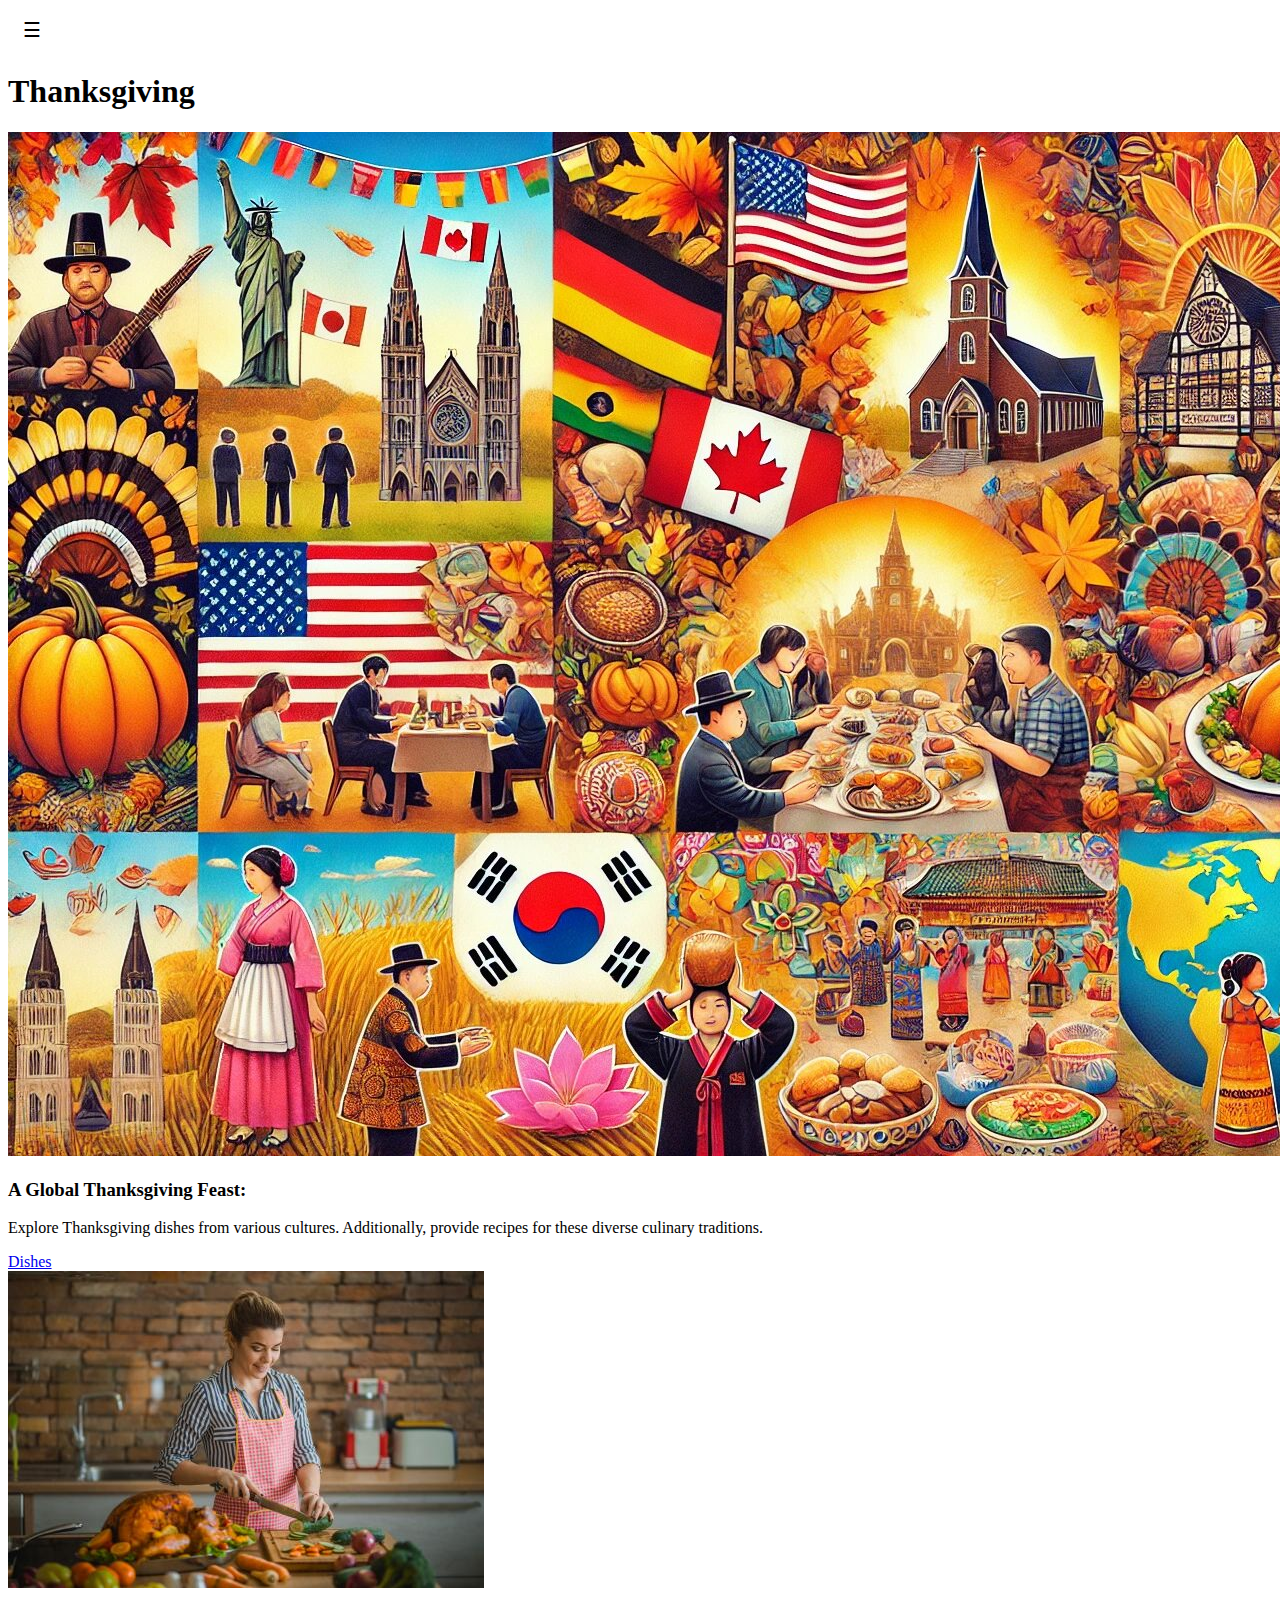
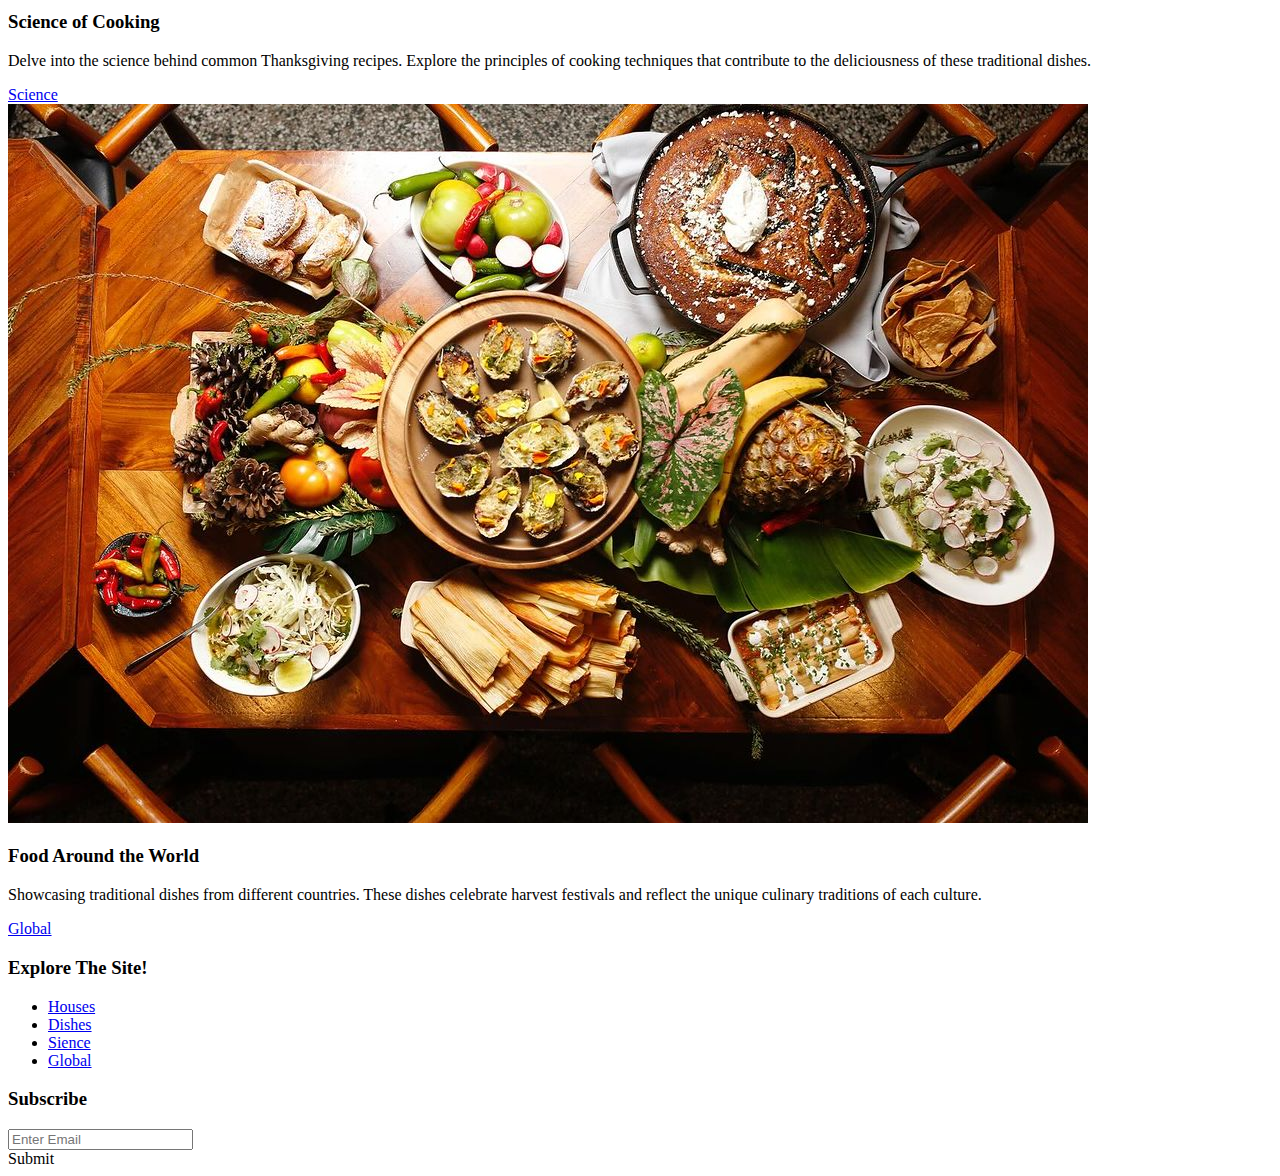
<file: index.html>
<!DOCTYPE html>
<html lang="en">

<head>
    <meta charset="UTF-8">
    <meta name="Thanksgiving Project" content="width=device-width, initial-scale=1.0">
    <link rel="stylesheet" href="index.css">
    <title>Thanksgiving Project | Home</title>
</head>

<body>
    <div class="cover1">
        <header>
            <nav>
                <div id="mySidebar" class="sidebar">
                    <a href="javascript:void(0)" class="closebtn" onclick="closeNav()">×</a>
                    <a class="list" href="#">Home</a>
                    <a class="list" href="dishes.html">Dishes</a>
                    <a class="list" href="science.html">Sience</a>
                    <a class="list" href="global.html">Global</a>
                </div>

                <div id="main">
                    <button class="openbtn" onclick="openNav()">☰</button>
                </div>

                <h1 class="headertext">Thanksgiving</h1>
                <script>
                    function openNav() {
                        document.getElementById("mySidebar").style.width = "400px";
                        document.getElementById("main").style.marginLeft = "400px";
                        document.getElementById("overlay").classList.add("active");
                    }

                    function closeNav() {
                        document.getElementById("mySidebar").style.width = "0";
                        document.getElementById("main").style.marginLeft = "0";
                        document.getElementById("overlay").classList.remove("active");
                    }
                </script>
            </nav>
        </header>
    </div>

    <main>
        <section class="row thirds cards">
            <article>
                <img src="img/different thanksgiving celebrations.jpg" alt="first Thanksgiving">
                <h3>A Global Thanksgiving Feast:</h3>
                <p class="bp">Explore Thanksgiving dishes from various cultures. Additionally, provide recipes for these
                    diverse culinary traditions.</p>
                <a href="dishes.html" class="button" type="button">Dishes</a>
            </article>
            <article>
                <img src="img/img2cooking.jpeg" alt="Women Cooking ThanksGiving"><br>
                <h3>Science of Cooking</h3>
                <p class="bp">Delve into the science behind common Thanksgiving recipes. Explore the principles of
                    cooking techniques that contribute to the deliciousness of these traditional dishes.</p>
                <a href="science.html" class="button">Science </a>
            </article>
            <article>
                <img src="img/thanksgiving-meal.jpg" alt="ThanksGiving meal"><br>
                <h3>Food Around the World</h3>
                <p class="bp">Showcasing traditional dishes from different countries. These dishes celebrate harvest
                    festivals and reflect the unique culinary traditions of each culture.</p>
                <a href="global.html" class="button">Global</a>
            </article>
        </section>
    </main>

    <footer>
        <section>
            <h3>Explore The Site!</h3>
            <ul id="site">
                <li><a class="active" href="#"> Houses</a></li>
                <li> <a class="active" href="dishes.html">Dishes</a></li>
                <li><a class="active" href="science.html">Sience</a></li>
                <li> <a class="active" href="global.html">Global</a></li>
            </ul>
        </section>
        <article>
            <h3>Subscribe</h3>
            <div class="bluebutton">
                <input type="text" placeholder="Enter Email">
                <div class="bluebox">
                    <aside>Submit</aside>
                </div>
            </div>
        </article>
    </footer>
</body>

</html>
</file>
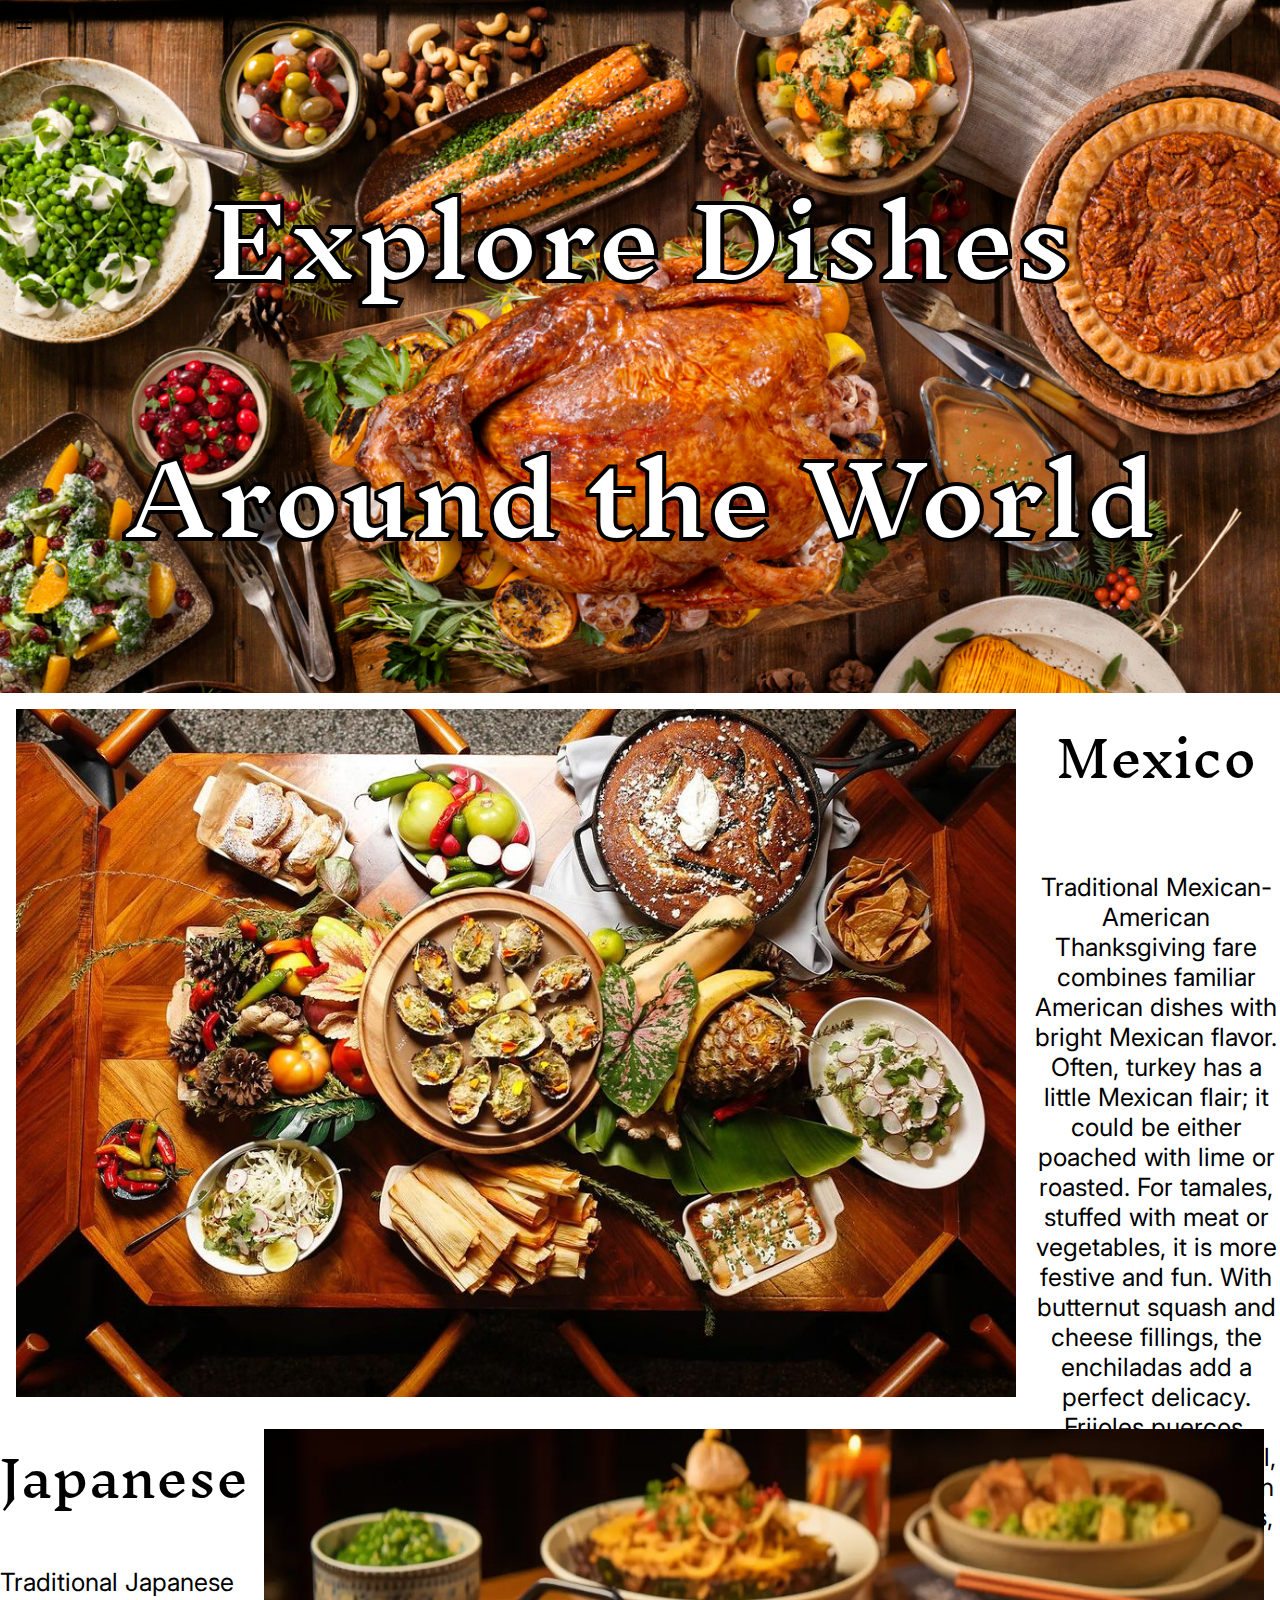
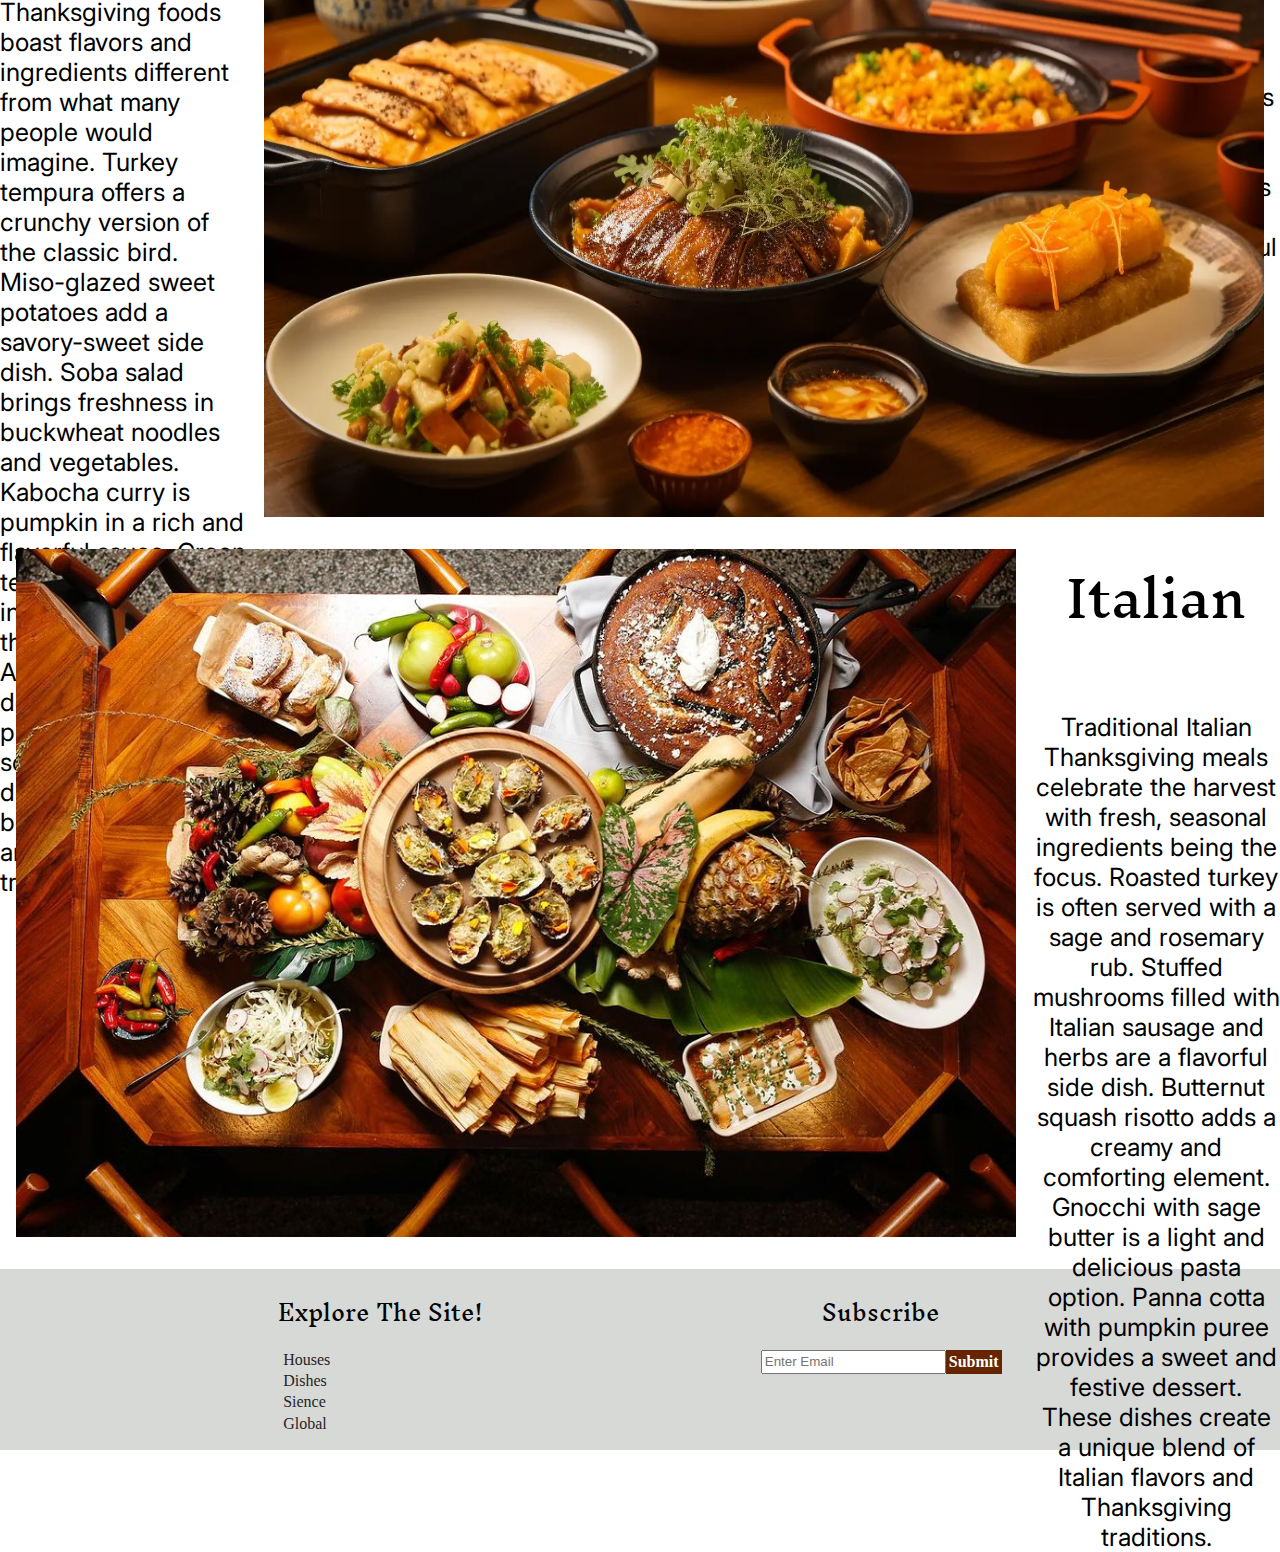
<file: dishes.html>
<!DOCTYPE html>
<html lang="en">

<head>
    <meta charset="UTF-8">
    <meta name="viewport" content="width=device-width, initial-scale=1.0">
    <title>Thanksgiving Project | Dishes</title>
    <link rel="stylesheet" href="dishes.css">
</head>

<body>
    <div class="cover1">
        <header>
            <nav>
                <div id="mySidebar" class="sidebar">
                    <a href="javascript:void(0)" class="closebtn" onclick="closeNav()">×</a>
                    <a class="list" href="index.html">Home</a>
                    <a class="list" href="dishes.html">Dishes</a>
                    <a class="list" href="science.html">Sience</a>
                    <a class="list" href="global.html">Global</a>
                </div>

                <div id="main">
                    <button class="openbtn" onclick="openNav()">☰</button>
                </div>

                <h1 class="headertext">Explore Dishes<br>Around the World</h1>
                <script>
                    function openNav() {
                        document.getElementById("mySidebar").style.width = "400px";
                        document.getElementById("main").style.marginLeft = "400px";
                        document.getElementById("overlay").classList.add("active");
                    }

                    function closeNav() {
                        document.getElementById("mySidebar").style.width = "0";
                        document.getElementById("main").style.marginLeft = "0";
                        document.getElementById("overlay").classList.remove("active");
                    }
                </script>
            </nav>
        </header>
    </div>
<main>
    <section class="section-Mexico">
        <img src="img/thanksgiving-meal.jpg" alt="Mexican ThanksGiving">
        <div class="mexico-text">
            <h3 class="h3-Mexico">Mexico</h3>
            <p class="p-Mexico">Traditional Mexican-American Thanksgiving fare combines familiar American dishes with
                bright
                Mexican flavor. Often, turkey has a little Mexican flair; it could be either poached with lime or
                roasted.
                For tamales, stuffed with meat or vegetables, it is more festive and fun. With butternut squash and
                cheese
                fillings, the enchiladas add a perfect delicacy. Frijoles puercos, being robust and full, is generally
                the
                bean choice. For desserts, Tres leches is probably the main course for added sweetness in the dinner.
                Serrano cranberry salsa adds a little kick to the usual cranberry sauce. These dishes put together a
                very
                different and flavorful Thanksgiving celebration.</p>
        </div>
    </section>
    <section class="section-Japanese">
        <div class="japanease-text">
            <h3 class="h3-Japanese">Japanese</h3>
            <p class="p-Japanese">Traditional Japanese Thanksgiving foods boast flavors and ingredients different from
                what
                many people would imagine. Turkey tempura offers a crunchy version of the classic bird. Miso-glazed
                sweet
                potatoes add a savory-sweet side dish. Soba salad brings freshness in buckwheat noodles and vegetables.
                Kabocha curry is pumpkin in a rich and flavorful sauce. Green tea stuffing adds an interesting twist to
                this
                classic stuffing. And finally, for dessert, the pumpkin pudding is scrumptious. These dishes create a
                fusion
                between Japanese and Thanksgiving traditions.</p>
        </div>
        <img src="img/japanease-thanksgiving.jpg" alt="Japanese ThanksGiving">
    </section>
    <section class="section-Italian">
        <img src="img/thanksgiving-meal.jpg" alt="Italian ThanksGiving">
        <div class="italian-text">
            <h3 class="h3-Italian">Italian</h3>
            <p class="p-Italian">Traditional Italian Thanksgiving meals celebrate the harvest with fresh, seasonal
                ingredients being the focus. Roasted turkey is often served with a sage and rosemary rub. Stuffed
                mushrooms
                filled with Italian sausage and herbs are a flavorful side dish. Butternut squash risotto adds a creamy
                and
                comforting element. Gnocchi with sage butter is a light and delicious pasta option. Panna cotta with
                pumpkin
                puree provides a sweet and festive dessert. These dishes create a unique blend of Italian flavors and
                Thanksgiving traditions.</p>
        </div>
    </section>
</main>
<footer>
    <section class="footers">
        <h3>Explore The Site!</h3>
        <ul id="site">
            <li><a class="active" href="#"> Houses</a></li>
            <li> <a class="active" href="dishes.html">Dishes</a></li>
            <li><a class="active" href="science.html">Sience</a></li>
            <li> <a class="active" href="global.html">Global</a></li>
        </ul>
    </section>
    <article class="footers">
        <h3>Subscribe</h3>
        <div class="bluebutton">
            <input type="text" placeholder="Enter Email">
            <div class="bluebox">
                <aside>Submit</aside>
            </div>
        </div>
    </article>
</footer>
</body>

</html>
</file>
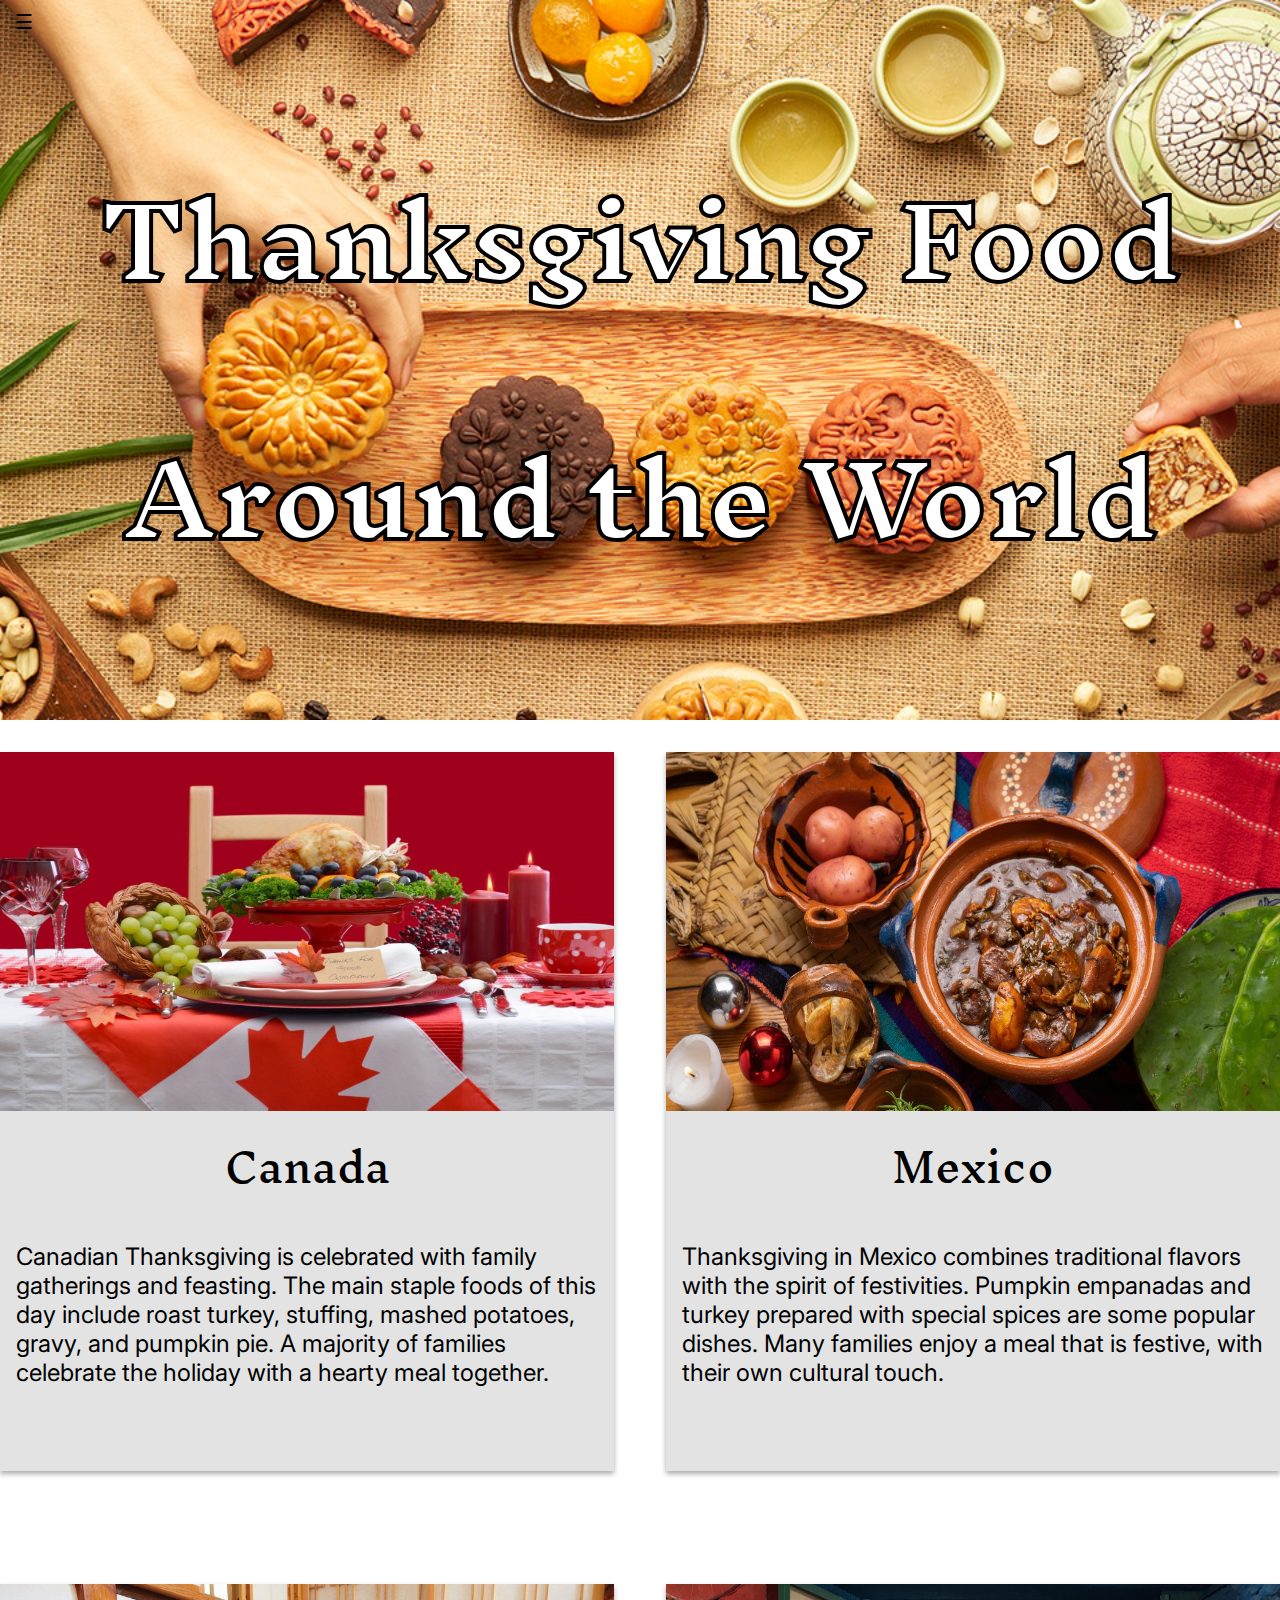
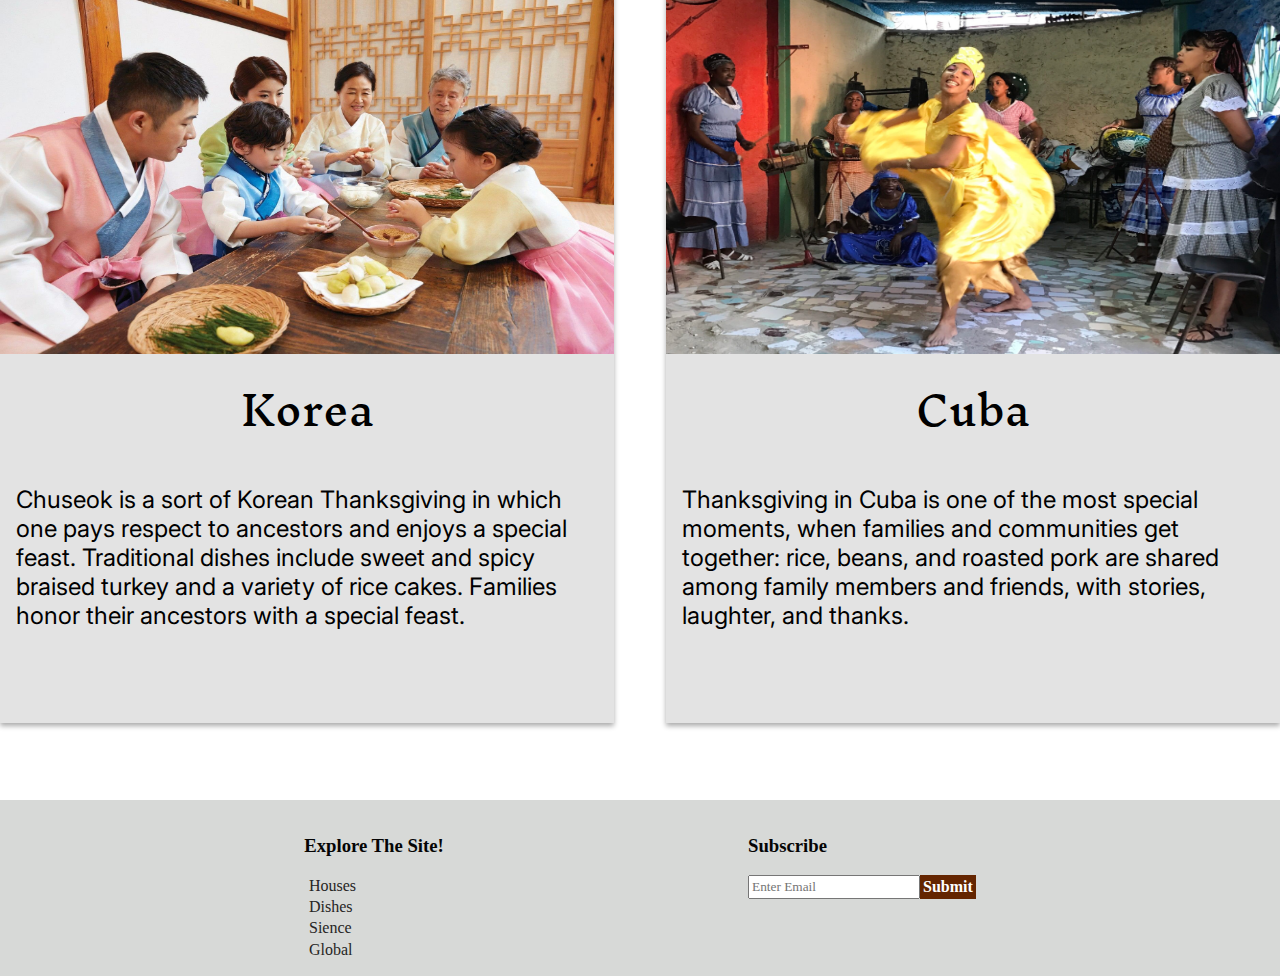
<file: global.html>
<!DOCTYPE html>
<html lang="en">

<head>
    <meta charset="UTF-8">
    <meta name="Thanksgiving Project" content="width=device-width, initial-scale=1.0">
    <link rel="stylesheet" href="global.css">
    <title>Thanksgiving Project | Global</title>
</head>

<body>
    <div class="cover1">
        <header>
            <nav>
                <div id="mySidebar" class="sidebar">
                    <a href="javascript:void(0)" class="closebtn" onclick="closeNav()">×</a>
                    <a class="list" href="index.html">Home</a>
                    <a class="list" href="dishes.html">Dishes</a>
                    <a class="list" href="science.html">Sience</a>
                    <a class="list" href="global.html">Global</a>
                </div>

                <div id="main">
                    <button class="openbtn" onclick="openNav()">☰</button>
                </div>

                <h1 class="headertext">Thanksgiving Food<br>Around the World</h1>
                <script>
                    function openNav() {
                        document.getElementById("mySidebar").style.width = "400px";
                        document.getElementById("main").style.marginLeft = "400px";
                        document.getElementById("overlay").classList.add("active");
                    }

                    function closeNav() {
                        document.getElementById("mySidebar").style.width = "0";
                        document.getElementById("main").style.marginLeft = "0";
                        document.getElementById("overlay").classList.remove("active");
                    }
                </script>
            </nav>
        </header>
    </div>
    <main>
        <section class="row thirds cards">
            <article>
                <img src="img/Thanksgiving-Canada.jpg" alt="Canada">
                <h3 class="rh3">Canada</h3>
                <p class="bp">Canadian Thanksgiving is celebrated with family gatherings and feasting. The main
                    staple foods of this day include roast turkey, stuffing, mashed potatoes, gravy, and pumpkin
                    pie. A majority of families celebrate the holiday with a hearty meal together.</p>

            </article>
            <article>
                <img src="img/Thanksgiving-Mexicojpg.jpg" alt="Mexico"><br>
                <h3 class="rh3">Mexico</h3>
                <p class="bp">Thanksgiving in Mexico combines traditional flavors with the spirit of festivities.
                    Pumpkin empanadas and turkey prepared with special spices are some popular dishes. Many families
                    enjoy a meal that is festive, with their own cultural touch.</p>
            </article>
        </section>
    </main>
    <main>
        <section class="row thirds cards">
            <article>
                <img src="img/Thanksgiving-Koreajpg.jpg" alt="Korea">
                <h3 class="rh3">Korea</h3>
                <p class="bp">Chuseok is a sort of Korean Thanksgiving in which one pays respect to ancestors and enjoys
                    a special feast. Traditional dishes include sweet and spicy braised turkey and a variety of rice
                    cakes. Families honor their ancestors with a special feast.</p>

            </article>
            <article>
                <img src="img/Thanksgiving-Cuba.jpg" alt="Cuba"><br>
                <h3 class="rh3">Cuba</h3>
                <p class="bp">Thanksgiving in Cuba is one of the most special moments, when families and communities get
                    together: rice, beans, and roasted pork are shared among family members and friends, with stories,
                    laughter, and thanks.</p>
            </article>
        </section>
    </main>

    <footer>
        <section class="footers">
            <h3>Explore The Site!</h3>
            <ul id="site">
                <li><a class="active" href="#"> Houses</a></li>
                <li> <a class="active" href="dishes.html">Dishes</a></li>
                <li><a class="active" href="science.html">Sience</a></li>
                <li> <a class="active" href="global.html">Global</a></li>
            </ul>
        </section>
        <article class="footers">
            <h3>Subscribe</h3>
            <div class="bluebutton">
                <input type="text" placeholder="Enter Email">
                <div class="bluebox">
                    <aside>Submit</aside>
                </div>
            </div>
        </article>
    </footer>
</body>

</html>
</file>
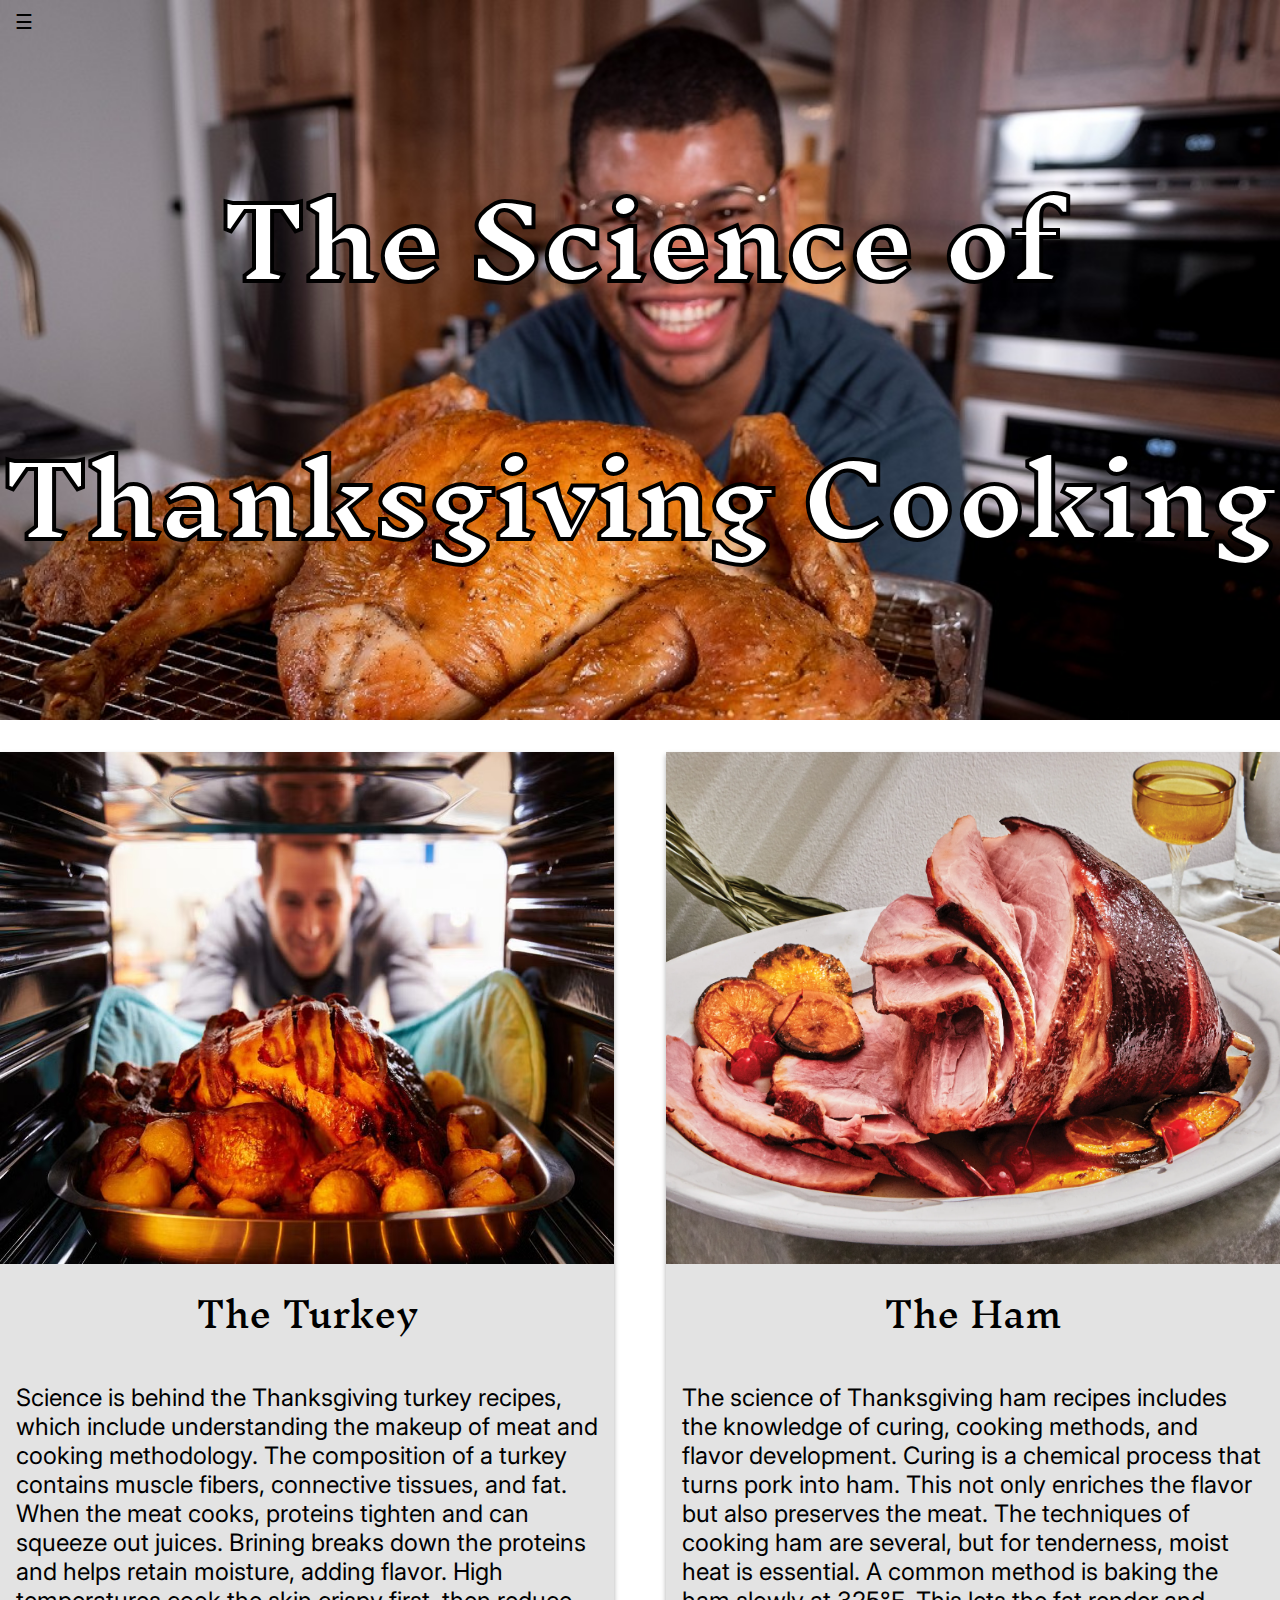
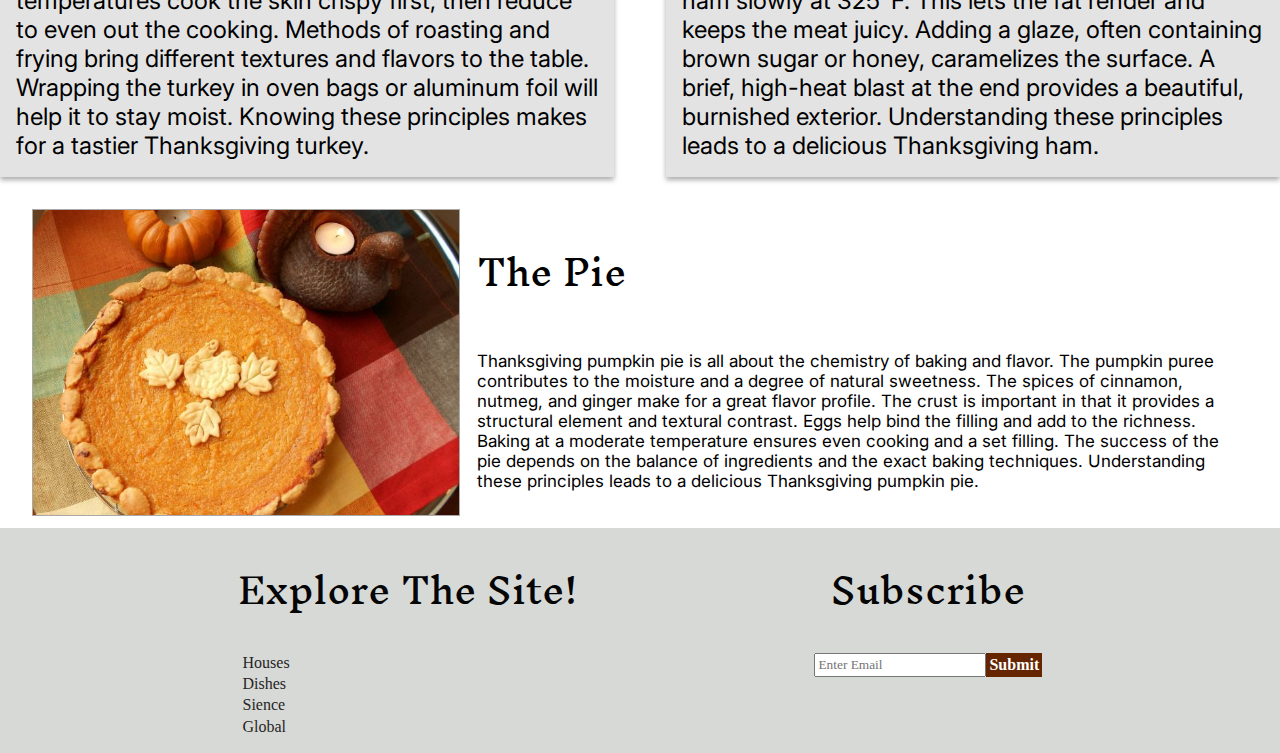
<file: science.html>
<!DOCTYPE html>
<html lang="en">

<head>
    <meta charset="UTF-8">
    <meta name="viewport" content="width=device-width, initial-scale=1.0">
    <title>Thanksgiving Project | Science</title>
    <link rel="stylesheet" href="science.css">
</head>

<body>
    <div class="cover1">
        <header>
            <nav>
                <div id="mySidebar" class="sidebar">
                    <a href="javascript:void(0)" class="closebtn" onclick="closeNav()">×</a>
                    <a class="list" href="index.html">Home</a>
                    <a class="list" href="dishes.html">Dishes</a>
                    <a class="list" href="science.html">Sience</a>
                    <a class="list" href="global.html">Global</a>
                </div>

                <div id="main">
                    <button class="openbtn" onclick="openNav()">☰</button>
                </div>

                <h1 class="headertext">The Science of<br>Thanksgiving Cooking</h1>
                <script>
                    function openNav() {
                        document.getElementById("mySidebar").style.width = "400px";
                        document.getElementById("main").style.marginLeft = "400px";
                        document.getElementById("overlay").classList.add("active");
                    }

                    function closeNav() {
                        document.getElementById("mySidebar").style.width = "0";
                        document.getElementById("main").style.marginLeft = "0";
                        document.getElementById("overlay").classList.remove("active");
                    }
                </script>
            </nav>
        </header>
    </div>
    <main>
        <section class="row thirds cards">
            <article>
                <img src="img/turkeyoven.jpg" alt="The Turkey">
                <h3>The Turkey</h3>
                <p class="bp">Science is behind the Thanksgiving turkey recipes, which include understanding the makeup
                    of meat and cooking methodology. The composition of a turkey contains muscle fibers, connective
                    tissues, and fat. When the meat cooks, proteins tighten and can squeeze out juices. Brining breaks
                    down the proteins and helps retain moisture, adding flavor. High temperatures cook the skin crispy
                    first, then reduce to even out the cooking. Methods of roasting and frying bring different textures
                    and flavors to the table. Wrapping the turkey in oven bags or aluminum foil will help it to stay
                    moist. Knowing these principles makes for a tastier Thanksgiving turkey.</p>

            </article>
            <article>
                <img src="img/thanksgiving-ham.jpg" alt="The Ham"><br>
                <h3>The Ham</h3>
                <p class="bp">The science of Thanksgiving ham recipes includes the knowledge of curing, cooking methods,
                    and flavor development. Curing is a chemical process that turns pork into ham. This not only
                    enriches the flavor but also preserves the meat. The techniques of cooking ham are several, but for
                    tenderness, moist heat is essential. A common method is baking the ham slowly at 325°F. This lets
                    the fat render and keeps the meat juicy. Adding a glaze, often containing brown sugar or honey,
                    caramelizes the surface. A brief, high-heat blast at the end provides a beautiful, burnished
                    exterior. Understanding these principles leads to a delicious Thanksgiving ham.</p>
            </article>
            <div class="pi">
                <img src="img/thanksgivingpie.jpg" alt="Thanksgiving Pie" class="pieimg">
                <div class="pitext">
                    <h3>The Pie</h3>
                    <p>Thanksgiving pumpkin pie is all about the chemistry of baking and flavor. The pumpkin puree
                        contributes to the moisture and a degree of natural sweetness. The spices of cinnamon, nutmeg,
                        and
                        ginger make for a great flavor profile. The crust is important in that it provides a structural
                        element and textural contrast. Eggs help bind the filling and add to the richness. Baking at a
                        moderate temperature ensures even cooking and a set filling. The success of the pie depends on
                        the
                        balance of ingredients and the exact baking techniques. Understanding these principles leads to
                        a
                        delicious Thanksgiving pumpkin pie.</p>
                </div>
            </div>
        </section>
    </main>

    <footer>
        <section>
            <h3>Explore The Site!</h3>
            <ul id="site">
                <li><a class="active" href="#"> Houses</a></li>
                <li> <a class="active" href="dishes.html">Dishes</a></li>
                <li><a class="active" href="science.html">Sience</a></li>
                <li> <a class="active" href="global.html">Global</a></li>
            </ul>
        </section>
        <article>
            <h3>Subscribe</h3>
            <div class="bluebutton">
                <input type="text" placeholder="Enter Email">
                <div class="bluebox">
                    <aside>Submit</aside>
                </div>
            </div>
        </article>
    </footer>
</body>

</html>
</file>
<file: index.css>
@import url('https://fonts.googleapis.com/css2?family=Inter:ital,opsz,wght@0,14..32,100..900;1,14..32,100..900&display=swap');
/* font-family: "Inter", sans-serif;
  font-optical-sizing: auto;
  font-weight: <weight>;
  font-style: normal; */

.sidebar {
    height: 100%;
    width: 0;
    position: fixed;
    z-index: 1;
    top: 0;
    left: 0;
    background: rgba(0, 0, 0, 0.50);
    overflow-x: hidden;
    transition: 0.5s;
    padding-top: 60px;
    font-family: "Inter", sans-serif;
    font-optical-sizing: auto;
    font-style: normal;
    text-align: c;

}

.sidebar a {
    padding: 40px 8px 8px 32px;
    text-decoration: none;
    font-size: 25px;
    color: #ffffff;
    display: block;
    transition: 0.3s;
}

.sidebar .list:hover {
    color: #642500;
}

.closebtn:hover {
    color: #642500;
}

.sidebar .closebtn {
    position: absolute;
    top: 0;
    right: 25px;
    font-size: 36px;
    margin-left: 50px;
}

.openbtn {
    font-size: 20px;
    cursor: pointer;
    background-color: transparent;
    color: rgb(0, 0, 0);
    padding: 10px 15px;
    border: none;

}

.sidenav a {
    font-size: 18px;
}
</file>
<file: dishes.css>
@import url('https://fonts.googleapis.com/css2?family=Inter:ital,opsz,wght@0,14..32,100..900;1,14..32,100..900&display=swap');
@import url('https://fonts.googleapis.com/css2?family=Inknut+Antiqua:wght@300;400;500;600;700;800;900&display=swap');

/* font-family: "Inter", sans-serif;
  font-optical-sizing: auto;
  font-weight: <weight>;
  font-style: normal; */
/* font-family: "Inknut Antiqua", serif;
  font-weight: 400;
  font-style: normal; */
body {
    margin: 0px;
}

.sidebar {
    height: 100%;
    width: 0;
    position: fixed;
    z-index: 1;
    top: 0;
    left: 0;
    background: rgba(0, 0, 0, 0.50);
    overflow-x: hidden;
    transition: 0.5s;
    padding-top: 60px;
    font-family: "Inter", sans-serif;
    font-optical-sizing: auto;
    font-style: normal;
    text-align: center;

}

.sidebar a {
    padding: 40px 8px 8px 32px;
    text-decoration: none;
    font-size: 25px;
    color: #ffffff;
    display: block;
    transition: 0.3s;
}

.sidebar .list:hover {
    color: #642500;
}

.closebtn:hover {
    color: #642500;
}

.sidebar .closebtn {
    position: absolute;
    top: 0;
    right: 25px;
    font-size: 36px;
    margin-left: 50px;
}

.openbtn {
    font-size: 20px;
    cursor: pointer;
    background-color: transparent;
    color: rgb(0, 0, 0);
    padding: 10px 15px;
    border: none;

}

.sidenav a {
    font-size: 18px;
}

/* Thanksgiving */

.headertext {
    color: #ffffff;
    -webkit-text-stroke: 4px black;
    font-family: "Inknut Antiqua", serif;
    font-weight: bolder;
    font-style: normal;
    font-size: 100px;
    text-align: center;
}

.cover1 {
    background-image: url(img/DishesHomeScreen.jpeg);
    background-repeat: no-repeat;
    background-attachment: fixed;
    background-position: center;
    background-size: cover;
    object-fit: contain;
    height: 77vh;
    width: 100%;
    stroke: 2;
}

/* 3 column */
.section-Italian, .section-Mexico, .section-Japanese {
    display: flex;
    height: 45em;
}

.mexico-text, .japanese-text, .italian-text {
    display: flex;
    flex-direction: column;
    text-align: center;
}

.h3-Italian,.h3-Japanese,.h3-Mexico {
    font-family: "Inknut Antiqua", serif;
    font-weight: 400;
    font-style: normal;
    font-size: 50px;
}

p {
    font-family: "Inter", sans-serif;
    font-optical-sizing: auto;
    font-style: normal;
    font-size: 25px;
}

img{
    padding: 1em;
    width: 1000px;
}

/* Footer */
footer {
    background-color: #D7D9D7;
    padding: 1em;
    color: #050505;
    text-decoration: none;
    margin-top: 1em;
    padding: 1rem 0;
    display: flex;
    justify-content: space-evenly;

}

footer>section {
    justify-content: space-evenly;
    align-items: center;
}

footer>h3 {
    align-self: flex-start;
}

#sites {
    display: flex;
    flex-direction: column;

    list-style: none;
    margin: 0;
    padding: 0;

}

#sites a {
    text-decoration: none;
    color: #262524;
    display: block;
    padding: 0.1rem;
    margin: 0 0.2em;
    border-radius: 0.3em;
}

#sites :hover {
    color: #642500;;
    transition: all ease 100ms;
}

#site {
    display: flex;
    flex-direction: column;
    list-style: none;
    margin: 0;
    padding: 0;
}

#site a {
    text-decoration: none;
    color: #262524;
    display: block;
    padding: 0.1rem;
    margin: 0 0.2em;
    border-radius: 0.3em;
}

#site :hover {
    color: #642500;;
    transition: all ease 100ms;
}

#logo {
    width: 13em;
}
.bluebox {
    border: solid #642500;
    background-color: #642500;
    width: fit-content;
    height: fit-content;

}

.bluebutton {
    display: flex;
    flex-direction: row;
    color: white;
    font-weight: bold;
}

h3 {
    font-size: 21px;
    margin-top: 0;
    margin-bottom: 0.5em;
    font-family: "Inknut Antiqua", serif;
    font-weight: 400;
    font-style: normal;
    text-align: center;
}

footer {
    background-color: #D7D9D7;
    padding: 1em;
    color: #050505;
    text-decoration: none;
    margin-top: 1em;
    padding: 1rem 0;
    display: flex;
    justify-content: space-evenly;
}

.footers {
    display: block;
    unicode-bidi: isolate;
}
</file>
<file: global.css>
@import url('https://fonts.googleapis.com/css2?family=Inter:ital,opsz,wght@0,14..32,100..900;1,14..32,100..900&display=swap');
@import url('https://fonts.googleapis.com/css2?family=Inknut+Antiqua:wght@300;400;500;600;700;800;900&display=swap');

/* font-family: "Inter", sans-serif;
  font-optical-sizing: auto;
  font-weight: <weight>;
  font-style: normal; */
/* font-family: "Inknut Antiqua", serif;
  font-weight: 400;
  font-style: normal; */
body {
    margin: 0px;
}

.sidebar {
    height: 100%;
    width: 0;
    position: fixed;
    z-index: 1;
    top: 0;
    left: 0;
    background: rgba(0, 0, 0, 0.50);
    overflow-x: hidden;
    transition: 0.5s;
    padding-top: 60px;
    font-family: "Inter", sans-serif;
    font-optical-sizing: auto;
    font-style: normal;
    text-align: center;

}

.sidebar a {
    padding: 40px 8px 8px 32px;
    text-decoration: none;
    font-size: 25px;
    color: #ffffff;
    display: block;
    transition: 0.3s;
}

.sidebar .list:hover {
    color: #642500;
}

.closebtn:hover {
    color: #642500;
}

.sidebar .closebtn {
    position: absolute;
    top: 0;
    right: 25px;
    font-size: 36px;
    margin-left: 50px;
}

.openbtn {
    font-size: 20px;
    cursor: pointer;
    background-color: transparent;
    color: rgb(0, 0, 0);
    padding: 10px 15px;
    border: none;

}

.sidenav a {
    font-size: 18px;
}

/* Thanksgiving */

.headertext {
    color: #ffffff;
    -webkit-text-stroke: 4px black;
    font-family: "Inknut Antiqua", serif;
    font-weight: bolder;
    font-style: normal;
    font-size: 100px;
    text-align: center;
}

.cover1 {
    background-image: url(img/globalthanksgiving.jpg);
    background-repeat: no-repeat;
    background-attachment: fixed;
    background-position: center;
    background-size: cover;
    object-fit: contain;
    height: 80vh;
    width: 100%;
    stroke: 2;
}
/* Two Cards */
.bottom-content>section {
    width: 30%;
    margin: 1em;
}

.short-abtus {
    display: flex;
    justify-content: center;

}

main {
    display: block;
    unicode-bidi: isolate;
    height: 50em;
}

.row {
    max-width: 1280px;
    margin: 0 auto;
    display: flex;
    flex-direction: row;
    flex-wrap: wrap;
    justify-content: space-between;
    margin-top: 2em;
    height: 1em;
}

.cards article img,
.card img {
    border: none;
}

img {
    width: 100%;
    height: 50%;
    border: solid 1px darkgrey;
}

.rh3 {
    font-size: 40px;
    margin-top: 0;
    margin-bottom: 0.5em;
    font-family: "Inknut Antiqua", serif;
    font-weight: 400;
    font-style: normal;
    text-align: center;
}

.cards article h2,
.cards article h3,
.cards article p,
.card h2,
.card h3,
.card p {
    padding: 0 1rem;
}

p {
    display: block;
    margin-block-start: 1em;
    margin-block-end: 1em;
    margin-inline-start: 0px;
    margin-inline-end: 0px;
    unicode-bidi: isolate;
    font-family: "Inter", sans-serif;
    font-optical-sizing: auto;
    font-style: normal;

}

.bp {
    font-size: x-large;
}

.cards article,
.card {
    box-shadow: 0 3px 5px rgba(0, 0, 0, 0.33);
    border: solid 0px darkgrey;
    background-color: rgb(227, 227, 227);

}

.thirds article {
    width: 48%;
}

article {
    display: block;
    unicode-bidi: isolate;
}

section {
    display: block;
    unicode-bidi: isolate;
}

* {
    box-sizing: border-box;
    font-family: 'Times New Roman', Times, serif;
}

.button {
    background-color: #686B73;
    font-family: 'Open Sans', sans-serif;
    font-size: 1.5rem;
    color: #D7D9D7;
    padding: 0.5em 1em;
    display: inline-block;
    text-decoration: none;
    box-shadow: 0 3px 5px rgba(0, 0, 0, 0.33);
    transition: color ease 200ms, background ease 200ms;
    font-family: "Inknut Antiqua", serif;
    font-weight: 400;
    font-style: normal;
    text-align: center;
}

.button:hover {
    color: white;
    background: #642500;;
}

.cards article a,
.card a {
    margin-right: 1rem;
    margin-bottom: 1rem;
    float: right;
}

/* Footer */
footer {
    background-color: #D7D9D7;
    padding: 1em;
    color: #050505;
    text-decoration: none;
    margin-top: 1em;
    padding: 1rem 0;
    display: flex;
    justify-content: space-evenly;

}

footer>section {
    justify-content: space-evenly;
    align-items: center;
}

footer>h3 {
    align-self: flex-start;
}

#sites {
    display: flex;
    flex-direction: column;

    list-style: none;
    margin: 0;
    padding: 0;

}

#sites a {
    text-decoration: none;
    color: #262524;
    display: block;
    padding: 0.1rem;
    margin: 0 0.2em;
    border-radius: 0.3em;
}

#sites :hover {
    color: #642500;;
    transition: all ease 100ms;
}

#site {
    display: flex;
    flex-direction: column;
    list-style: none;
    margin: 0;
    padding: 0;
}

#site a {
    text-decoration: none;
    color: #262524;
    display: block;
    padding: 0.1rem;
    margin: 0 0.2em;
    border-radius: 0.3em;
}

#site :hover {
    color: #642500;;
    transition: all ease 100ms;
}

#logo {
    width: 13em;
}
.bluebox {
    border: solid #642500;
    background-color: #642500;
    width: fit-content;
    height: fit-content;

}

.bluebutton {
    display: flex;
    flex-direction: row;
    color: white;
    font-weight: bold;
}
</file>
<file: science.css>
@import url('https://fonts.googleapis.com/css2?family=Inter:ital,opsz,wght@0,14..32,100..900;1,14..32,100..900&display=swap');
@import url('https://fonts.googleapis.com/css2?family=Inknut+Antiqua:wght@300;400;500;600;700;800;900&display=swap');

/* font-family: "Inter", sans-serif;
  font-optical-sizing: auto;
  font-weight: <weight>;
  font-style: normal; */
/* font-family: "Inknut Antiqua", serif;
  font-weight: 400;
  font-style: normal; */
body {
    margin: 0px;
}

.sidebar {
    height: 100%;
    width: 0;
    position: fixed;
    z-index: 1;
    top: 0;
    left: 0;
    background: rgba(0, 0, 0, 0.50);
    overflow-x: hidden;
    transition: 0.5s;
    padding-top: 60px;
    font-family: "Inter", sans-serif;
    font-optical-sizing: auto;
    font-style: normal;
    text-align: center;

}

.sidebar a {
    padding: 40px 8px 8px 32px;
    text-decoration: none;
    font-size: 25px;
    color: #ffffff;
    display: block;
    transition: 0.3s;
}

.sidebar .list:hover {
    color: #642500;
}

.closebtn:hover {
    color: #642500;
}

.sidebar .closebtn {
    position: absolute;
    top: 0;
    right: 25px;
    font-size: 36px;
    margin-left: 50px;
}

.openbtn {
    font-size: 20px;
    cursor: pointer;
    background-color: transparent;
    color: rgb(0, 0, 0);
    padding: 10px 15px;
    border: none;

}

.sidenav a {
    font-size: 18px;
}

/* Thanksgiving */

.headertext {
    color: #ffffff;
    -webkit-text-stroke: 4px black;
    font-family: "Inknut Antiqua", serif;
    font-weight: bolder;
    font-style: normal;
    font-size: 100px;
    text-align: center;
}

.cover1 {
    background-image: url(img/sciencehero.jpg);
    background-repeat: no-repeat;
    background-attachment: fixed;
    background-position: center;
    background-size: cover;
    object-fit: contain;
    height: 80vh;
    width: 100%;
    stroke: 2;
}
/* Two Cards */
.bottom-content>section {
    width: 30%;
    margin: 1em;
}

.short-abtus {
    display: flex;
    justify-content: center;

}

main {
    display: block;
    unicode-bidi: isolate;
    height: 85em;
}

.row {
    max-width: 1280px;
    margin: 0 auto;
    display: flex;
    flex-direction: row;
    flex-wrap: wrap;
    justify-content: space-between;
    margin-top: 2em;
    height: 100em;
}

.cards article img,
.card img {
    border: none;
}

img {
    width: 100%;
    height: 50%;
    border: solid 1px darkgrey;
}

h3 {
    font-size: 35px;
    margin-top: 0;
    margin-bottom: 0.5em;
    font-family: "Inknut Antiqua", serif;
    font-weight: 400;
    font-style: normal;
    text-align: center;
}

.cards article h2,
.cards article h3,
.cards article p,
.card h2,
.card h3,
.card p {
    padding: 0 1rem;
}

p {
    display: block;
    margin-block-start: 1em;
    margin-block-end: 1em;
    margin-inline-start: 0px;
    margin-inline-end: 0px;
    unicode-bidi: isolate;
    font-family: "Inter", sans-serif;
    font-optical-sizing: auto;
    font-style: normal;

}

.bp {
    font-size: x-large;
}

.cards article,
.card {
    box-shadow: 0 3px 5px rgba(0, 0, 0, 0.33);
    border: solid 0px darkgrey;
    background-color: rgb(227, 227, 227);

}

.thirds article {
    width: 48%;
}

article {
    display: block;
    unicode-bidi: isolate;
}

section {
    display: block;
    unicode-bidi: isolate;
}

* {
    box-sizing: border-box;
    font-family: 'Times New Roman', Times, serif;
}

.button {
    background-color: #686B73;
    font-family: 'Open Sans', sans-serif;
    font-size: 1.5rem;
    color: #D7D9D7;
    padding: 0.5em 1em;
    display: inline-block;
    text-decoration: none;
    box-shadow: 0 3px 5px rgba(0, 0, 0, 0.33);
    transition: color ease 200ms, background ease 200ms;
    font-family: "Inknut Antiqua", serif;
    font-weight: 400;
    font-style: normal;
    text-align: center;
}

.button:hover {
    color: white;
    background: #642500;;
}

.cards article a,
.card a {
    margin-right: 1rem;
    margin-bottom: 1rem;
    float: right;
}

.pi{
    display: flex;
    flex-direction: row;
    padding: 2em;
}

.pitext{
    display: flex;
    flex-direction: column;
    align-items: flex-start;
    padding: 1em;
    font-size: 17px;
}

.pieimg{
    width: 100%;
    height: 60%;
}

/* Footer */
footer {
    background-color: #D7D9D7;
    padding: 1em;
    color: #050505;
    text-decoration: none;
    margin-top: 1em;
    padding: 1rem 0;
    display: flex;
    justify-content: space-evenly;

}

footer>section {
    justify-content: space-evenly;
    align-items: center;
}

footer>h3 {
    align-self: flex-start;
}

#sites {
    display: flex;
    flex-direction: column;

    list-style: none;
    margin: 0;
    padding: 0;

}

#sites a {
    text-decoration: none;
    color: #262524;
    display: block;
    padding: 0.1rem;
    margin: 0 0.2em;
    border-radius: 0.3em;
}

#sites :hover {
    color: #642500;;
    transition: all ease 100ms;
}

#site {
    display: flex;
    flex-direction: column;
    list-style: none;
    margin: 0;
    padding: 0;
}

#site a {
    text-decoration: none;
    color: #262524;
    display: block;
    padding: 0.1rem;
    margin: 0 0.2em;
    border-radius: 0.3em;
}

#site :hover {
    color: #642500;;
    transition: all ease 100ms;
}

#logo {
    width: 13em;
}
.bluebox {
    border: solid #642500;
    background-color: #642500;
    width: fit-content;
    height: fit-content;

}

.bluebutton {
    display: flex;
    flex-direction: row;
    color: white;
    font-weight: bold;
}
</file>
